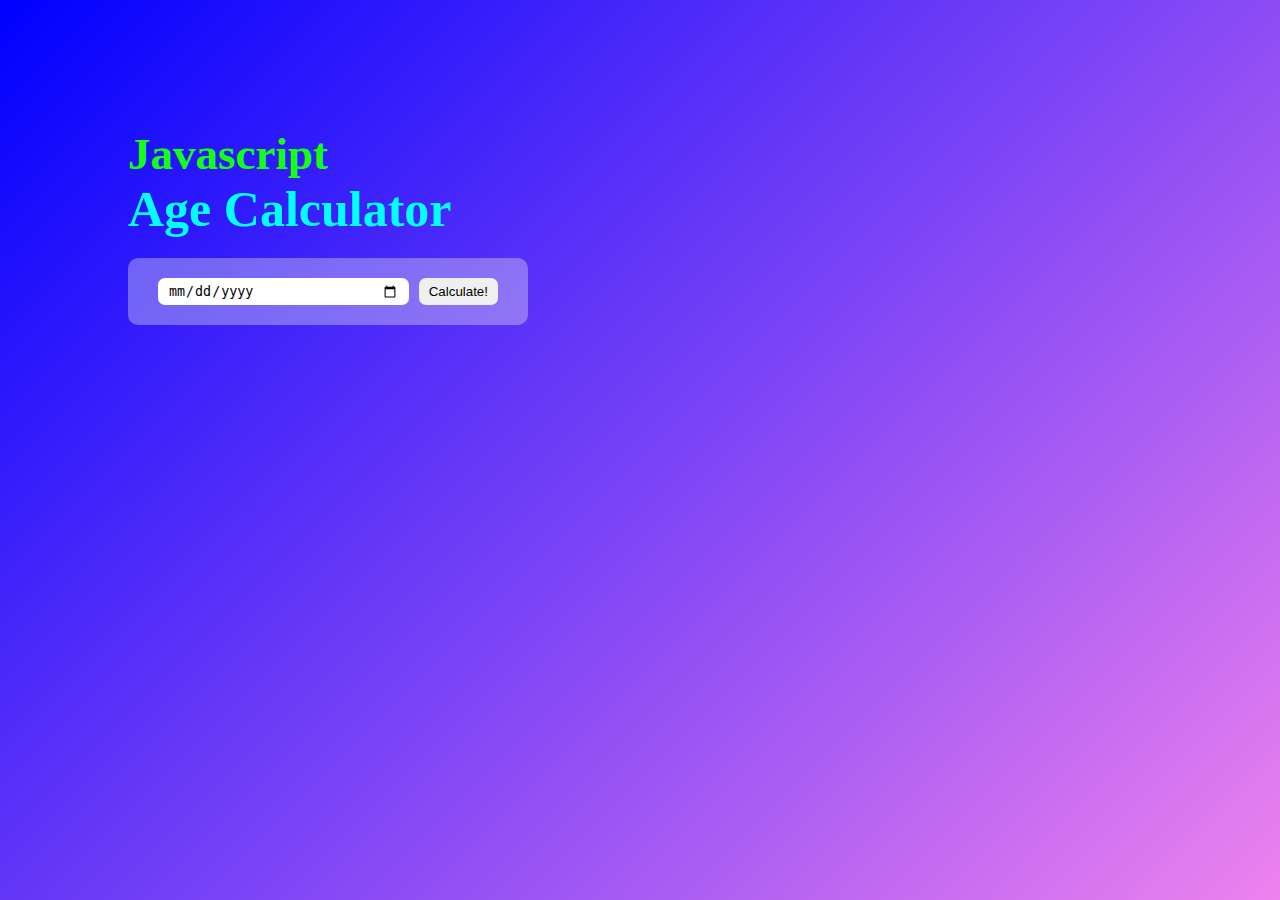
<file: AgeCalculator/index.html>
<!DOCTYPE html>
<html lang="en">
<head>
    <meta charset="UTF-8">
    <meta name="viewport" content="width=device-width, initial-scale=1.0">
    <link rel="stylesheet" href="style.css">
    <title>Age Calculator</title>
</head>
<body>
    <div class="container">
        <h1>Javascript</h1>
      <h2>Age Calculator</h2>
        <div class="input-box">
            <input type="date" name="" id="date-input">
            <button id="button"  onclick="calAge()">Calculate!</button>
        </div>
        <p class="result"> </p>
    </div>
    <script src="script.js"></script>
</body>
</html>
</file>
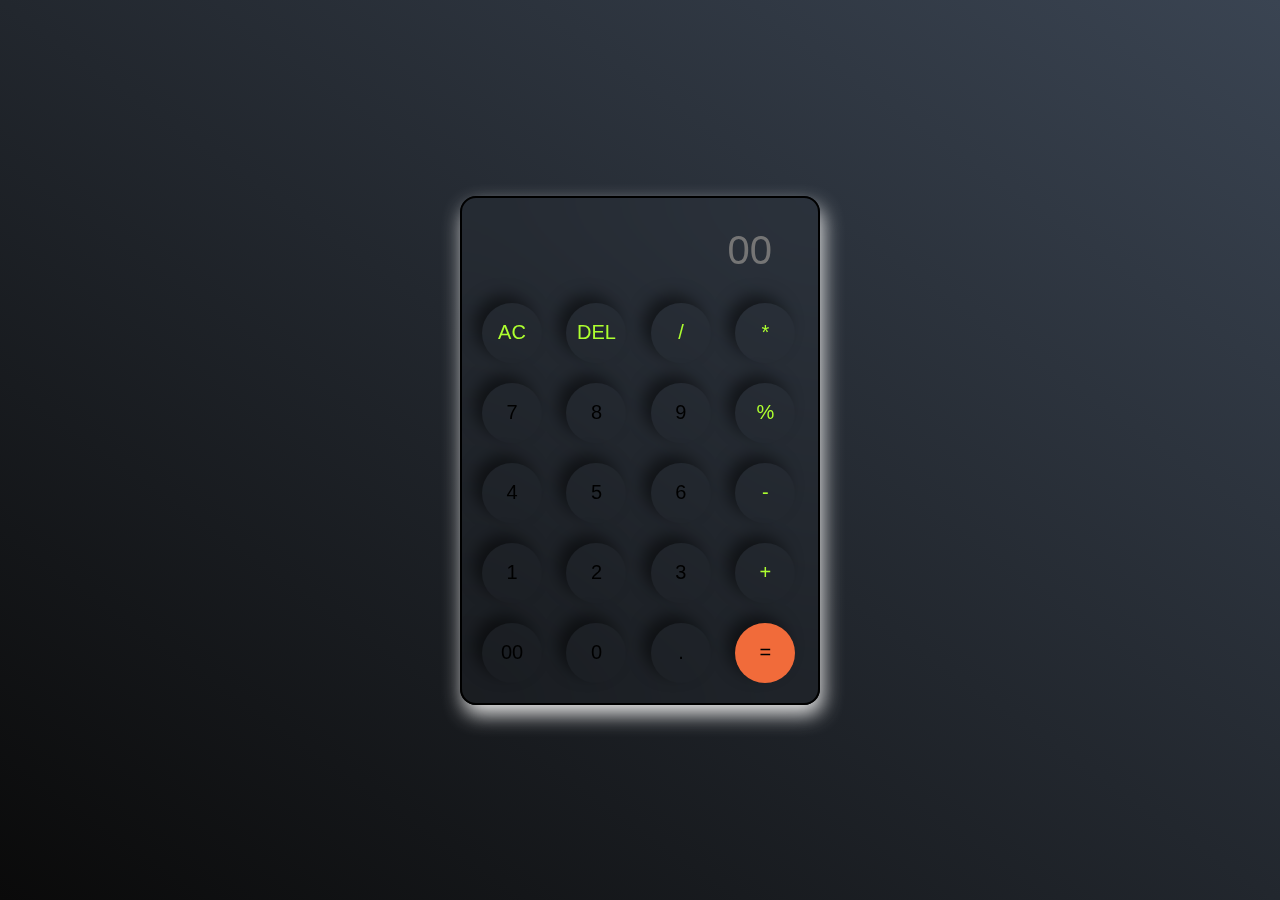
<file: Calculator/index.html>
<!DOCTYPE html>
<html lang="en">
<head>
    <meta charset="UTF-8">
    <meta name="viewport" content="width=device-width, initial-scale=1.0">
    <title>Calculator</title>
    <link rel="stylesheet" href="style.css">
</head>
<body>
    <div class="container">
        <input type="text" placeholder="00" id="input-box" readonly>

        <div>
            <button class="operator">AC</button>
            <button class="operator">DEL</button>
            <button class="operator">/</button>
            <button class="operator">*</button>
            <!-- <button class="operator"></button> -->
        </div>
        <div>
            <button>7</button> 
            <button>8</button>
            <button>9</button>
            <button class="operator">%</button>
        </div>
        <div>
            <button>4</button> 
            <button>5</button>
            <button>6</button>
            <button class="operator">-</button>
        </div>
        <div>
            <button>1</button>
            <button>2</button>
            <button>3</button>
            <button class="operator">+</button>
        </div>
        <div>
            <button>00</button> 
            <button>0</button>
            <button>.</button>
            <button class="equalBtn">=</button>
        </div>
    </div>
    <script src="script.js"></script>
</body>
</html>
</file>
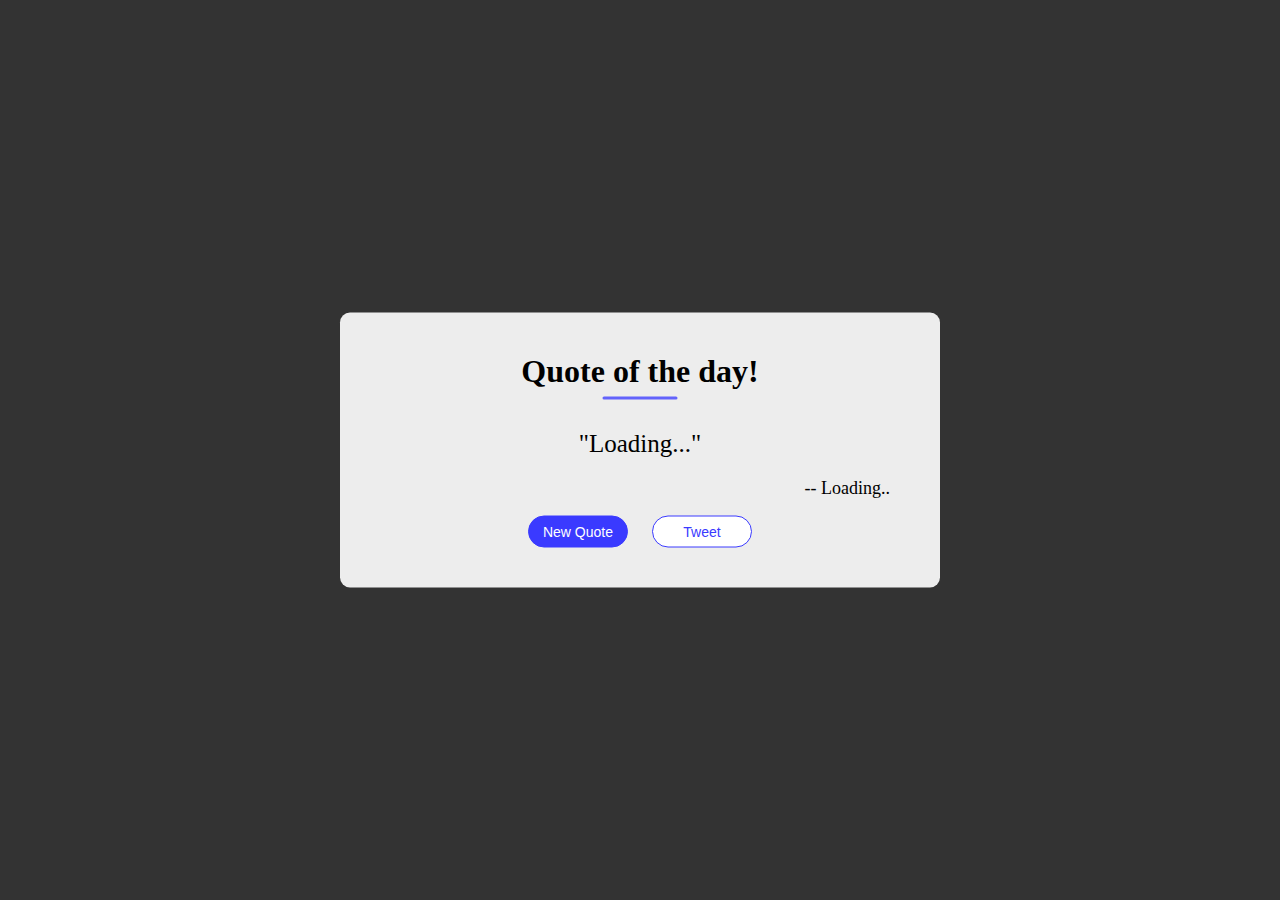
<file: DailyQuotes/index.html>
<!DOCTYPE html>
<html lang="en">
<head>
    <meta charset="UTF-8">
    <meta name="viewport" content="width=device-width, initial-scale=1.0">
    <title>Daily Qoutes</title>
<link rel="stylesheet" href="style.css">
</head>
<body>
    <div class="container">
        <h1>Quote of the day!</h1>
        <div class="quote-box">
            <p class="quote">Loading...</p>
            <p class="author">Loading..</p>
        </div>
        <button class="new" >New Quote</button>
        <button class="tweet"> Tweet</button>
    </div>
    <script src="script.js"></script>
</body>
</html>
</file>
<file: AgeCalculator/style.css>
*{
    margin: 0;
    padding:0;
    box-sizing: border-box;
}
body{
     background: linear-gradient(135deg, blue, violet);
     height: 100vh;
     width: 100vw;
     padding-left: 10%;
     padding-top: 10%;
     
    }
.container{
    /* border: 2px solid red ; */
    height: auto;
    width: 400px;

}
h1{
    font-size: 45px;
    color: rgb(21, 255, 21);
}
h2{
    font-size: 50px;
    color: aqua;
}

.input-box{
     background-color: #ededed5a;
    border-radius: 10px;
    display: flex;
    gap: 10px;
    margin: 20px 0;
    padding: 20px 30px;
}
.input-box input{
    width: 100%;
    padding: 5px 10px;
       border-radius: 7px;
    border: none;
    outline: none;
    cursor: pointer;
}
#button{
      padding: 5px 10px;
       border-radius: 7px;
    border: none;
    outline: none;
    cursor: pointer;
}

#button:hover{
      background-color: rgb(251, 251, 119);
}

.result{
    color: #fff;
    font-size: 16px;
}
.result span{
    color: rgb(251, 251, 119);
}
</file>
<file: Calculator/style.css>
*{
    margin: 0;
    padding: 0;
    box-sizing: border-box;
    font-family: sans-serif;
}
body{
    width: 100%;
    height: 100vh;
    display: flex;
    justify-content: center;
    align-items: center;
     background: linear-gradient(to top right, #0a0a0a, #3a4452);
}

.container{
    /* background: transparent;
    width: 360px;
    border: 2px solid #000; */
    background: transparent;
    width: 360px;
    border: 2px solid  #000;
    border-radius: 16px;
    padding: 10px;
    backdrop-filter: blur(50px);
    box-shadow: 3px 10px 20px rgba(225, 225, 225, 1);
    position: relative;
    z-index: 8;
}
input{
    /* margin: 5px; */
    /* height: 30px; */
    width: 320px;
    text-align: right;
    padding: 20px;
    border: none;
    outline: none;
    cursor: pointer;
    font-size: 40px;
    color: #fff;
    background: transparent;
}

button{
    background: transparent;
    width: 60px;
    margin: 10px;
    font-size: 20px;
    height: 60px;
    border: none;
    border-radius: 50%;
    cursor: pointer;
    box-shadow: -8px -8px 15px rgba(0, 0, 0, 0.5);
}
.operator{
    color: greenyellow;
}
.equalBtn{
    background-color: rgb(241, 107, 58);
}
</file>
<file: DailyQuotes/style.css>
*{
    padding: 0;
    margin: 0;
    box-sizing: border-box;
}
body{
    background-color: #333;
    position: relative;
    height: 100vh;
    width: 100%;
}
.container{
    background-color: #ededed;
    width: 600px;
    height: auto;
    padding: 40px;
    position: absolute;
    top: 50%;
    left: 50%;
    transform: translate(-50%,-50%);
    border-radius: 10px;
    text-align: center;
}
h1{
    font-size: 32px;
    margin-bottom: 30px;
    position: relative;
}
h1::after{
    content: '';
    height: 3px;
    width: 75px;
    position: absolute;
    bottom: -10px;
    left: 50%;
    transform: translateX(-50%);
    background-color: rgb(99, 99, 251);
    border-radius: 1.5px;
}
.quote{
    font-size: 25px;
    font-weight: 500;
    padding: 10px;
}
.quote::after, .quote::before{
    content: '"';
}
.author{
    text-align: right;
    padding: 10px;
    font-size: 18px;
}
.author::before{
    content: '-- ';
}
button{
    width: 100px;
    padding: 7px;
    margin: 7px 10px 0;
    border-radius: 30px;
    border: solid 1px rgb(58, 58, 255);
    outline: none;
    font-size: 14px;
    background-color: rgb(58, 58, 255);
    color: white;
    cursor: pointer;
}
button:hover, .tweet{
    background-color: white;
    color: rgb(58, 58, 255);
}
.tweet:hover{
    background-color: rgb(58, 58, 255);
    color: white;
}
</file>
